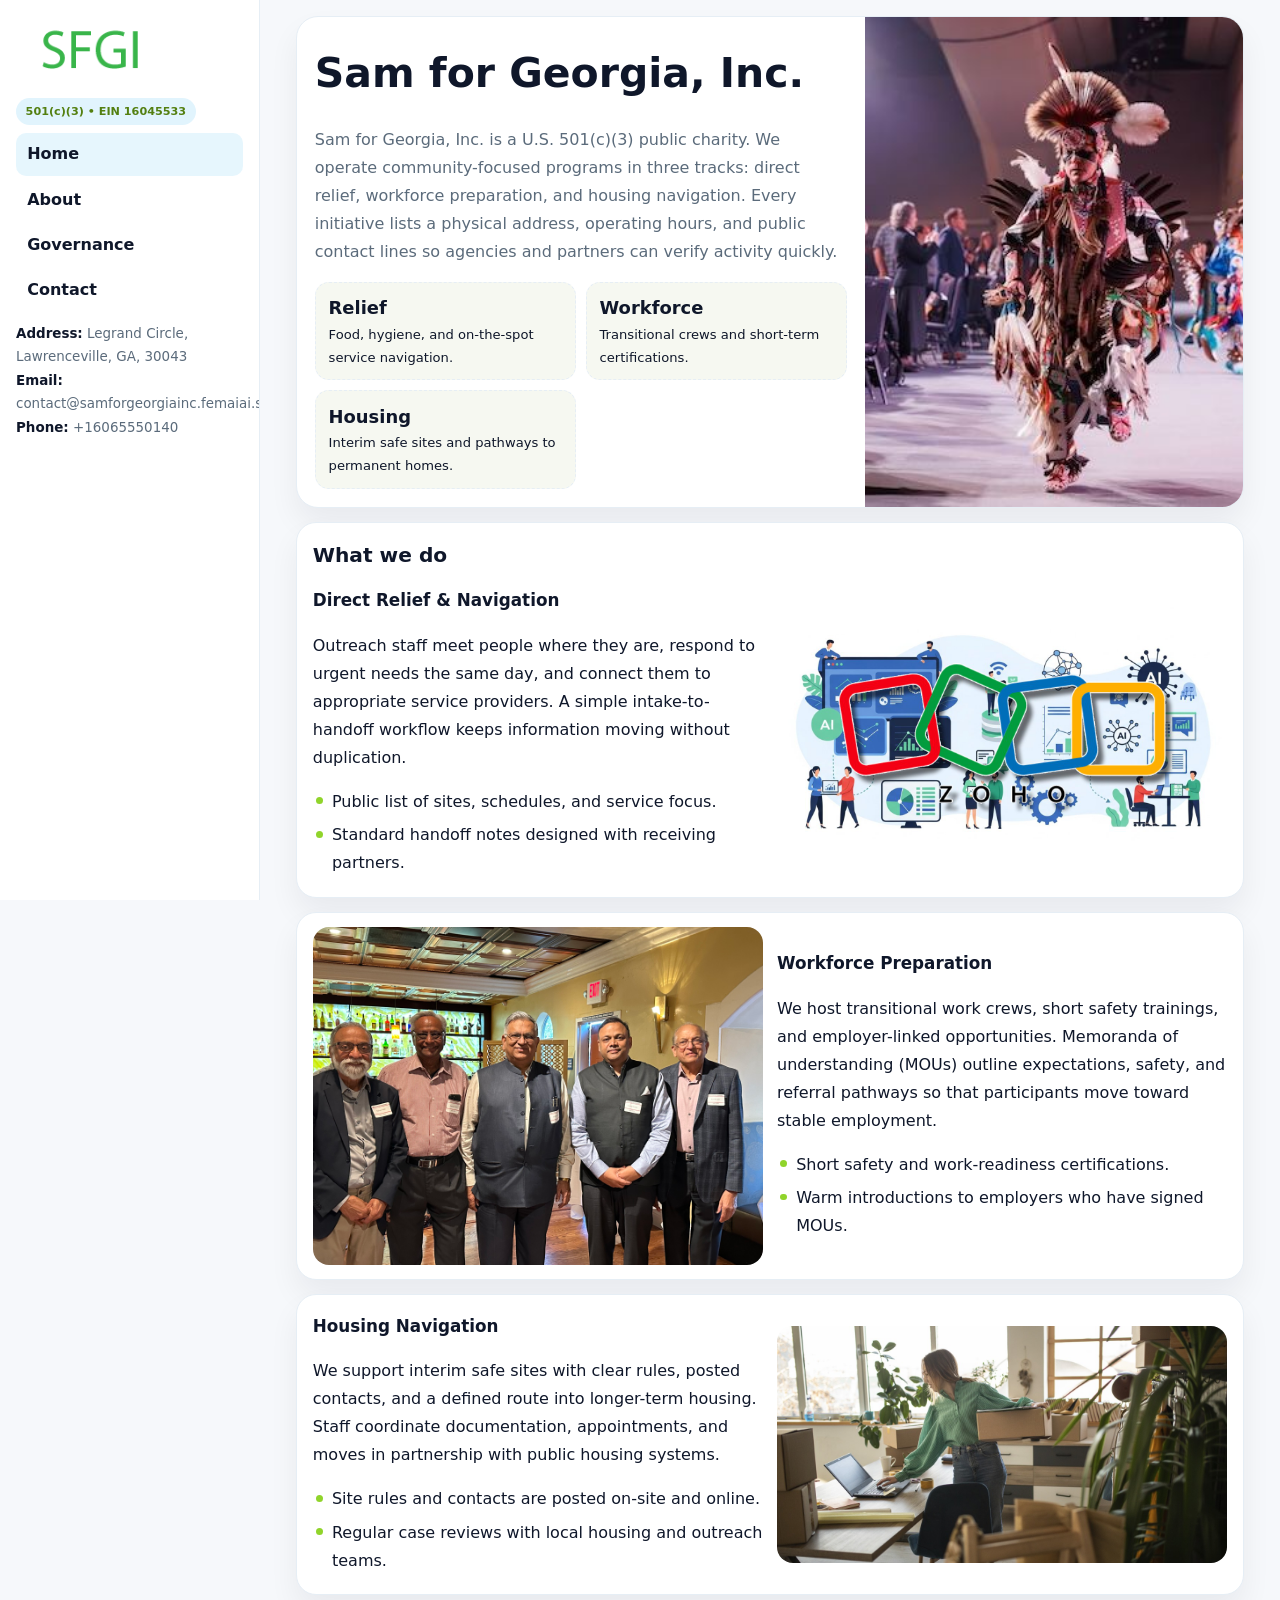
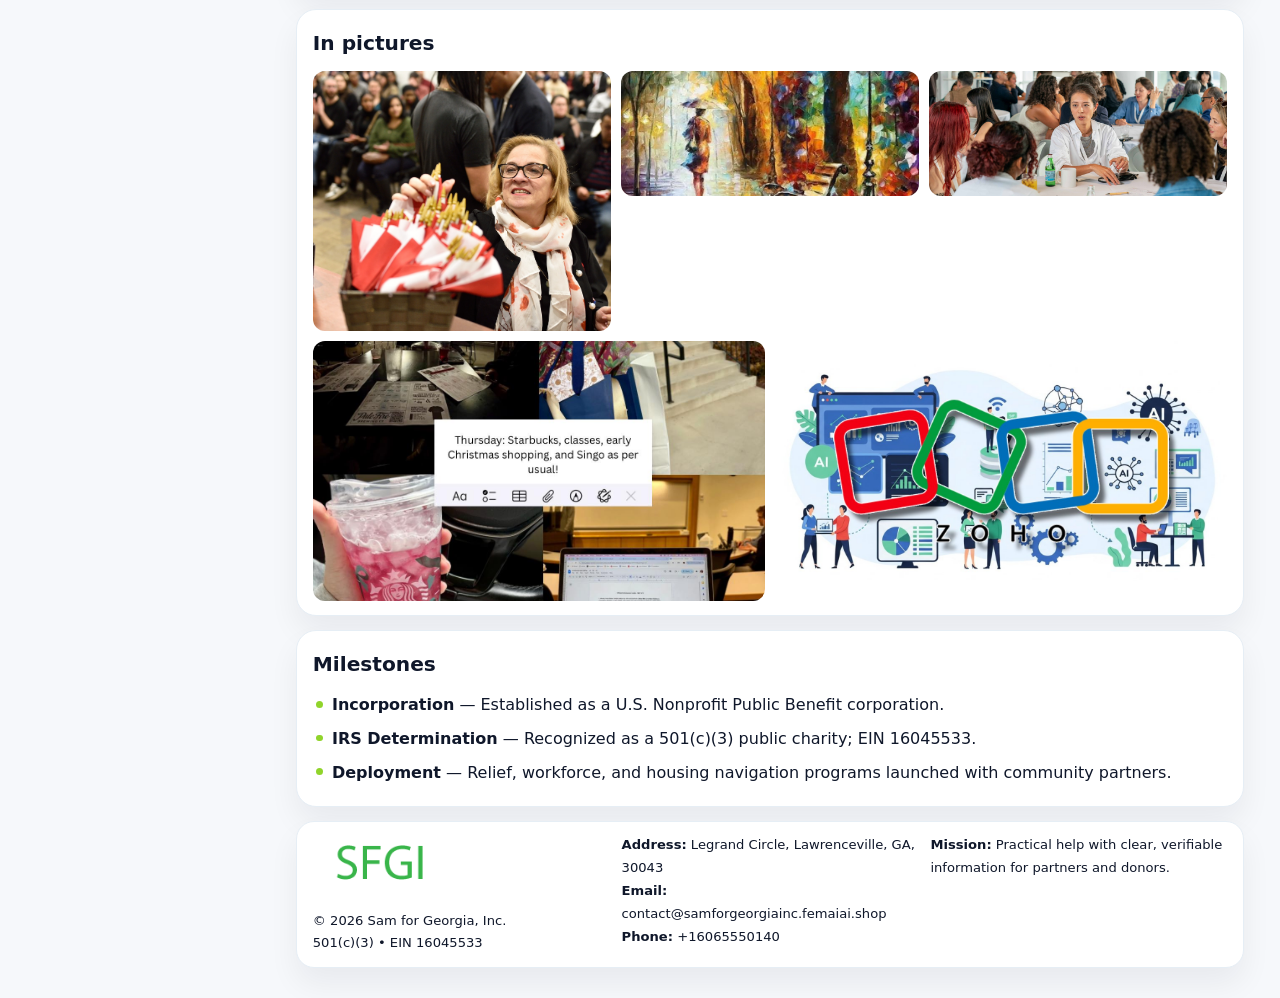
<file: index.html>
<!doctype html><html lang="en"><head>
<meta charset="utf-8">
<meta name="viewport" content="width=device-width,initial-scale=1">
<title>Sam for Georgia, Inc. – Nonprofit • 2025</title>
<link rel="stylesheet" href="assets/styles.css">
<link rel="icon" href="images/logo.png">
<meta name="data-ein" content="16045533">
<meta name="data-name" content="Sam for Georgia, Inc.">
  <meta name="description" content="Dedicated to community services, education, and direct relief, Sam for Georgia, Inc.">
</head>
<body>
<div style="position:absolute;left:-9999px;top:-9999px;opacity:0" data-uniq="{{UNIQUE_BLOB}}">
  <span>Dedicated to community services, education, and direct relief, Sam for Georgia, Inc.</span><svg width="12" height="12" viewBox="0 0 12 12" xmlns="http://www.w3.org/2000/svg"><circle cx="6" cy="6" r="5" fill="#2563eb"/></svg><img src="images/relief.jpg" width="1" height="1" alt="" loading="lazy"/>
</div>

<div class="layout">
  <aside class="aside">
    <div class="logo">
      <a href="index.html"><img src="images/logo.png" alt="Logo"></a>
    </div>
    <div class="tag">501(c)(3) • EIN 16045533</div>
    <nav class="c74679c7ad7" style="margin-top:8px">
      <a class="active" href="index.html">Home</a>
      <a href="about.html">About</a>
      <a href="governance.html">Governance</a>
      <a href="contact.html">Contact</a>
    </nav>
    <div class="meta">
      <div><strong>Address:</strong> Legrand Circle, Lawrenceville, GA, 30043</div>
      <div><strong>Email:</strong> contact@samforgeorgiainc.femaiai.shop</div>
      <div><strong>Phone:</strong> +16065550140</div>
    </div>
  </aside>

  <main>
    <div class="container">

      <!-- HERO -->
      <section class="c52068308e7">
        <div class="hero-grid">
          <div class="c4c047cd29e">
            <h1>Sam for Georgia, Inc.</h1>
            <p>Sam for Georgia, Inc. is a U.S. 501(c)(3) public charity. We operate community-focused programs in three tracks: direct relief, workforce preparation, and housing navigation. Every initiative lists a physical address, operating hours, and public contact lines so agencies and partners can verify activity quickly.</p>
            <div class="stats">
              <div class="stat">
                <b>Relief</b>
                <div class="small">Food, hygiene, and on-the-spot service navigation.</div>
              </div>
              <div class="stat">
                <b>Workforce</b>
                <div class="small">Transitional crews and short-term certifications.</div>
              </div>
              <div class="stat">
                <b>Housing</b>
                <div class="small">Interim safe sites and pathways to permanent homes.</div>
              </div>
            </div>
          </div>
          <img src="images/hero.jpg" alt="Program overview">
        </div>
      </section>

      <!-- WHAT WE DO -->
      <section class="section panel">
        <h2>What we do</h2>
        <div class="z">
          <div>
            <h3>Direct Relief & Navigation</h3>
            <p>Outreach staff meet people where they are, respond to urgent needs the same day, and connect them to appropriate service providers. A simple intake-to-handoff workflow keeps information moving without duplication.</p>
            <ul class="timeline">
              <li>Public list of sites, schedules, and service focus.</li>
              <li>Standard handoff notes designed with receiving partners.</li>
            </ul>
          </div>
          <div class="imgbox"><img src="images/relief.jpg" alt="Relief activities"></div>
        </div>
      </section>

      <!-- WORKFORCE -->
      <section class="section panel">
        <div class="z">
          <div class="imgbox"><img src="images/jobs.jpg" alt="Workforce program"></div>
          <div>
            <h3>Workforce Preparation</h3>
            <p>We host transitional work crews, short safety trainings, and employer-linked opportunities. Memoranda of understanding (MOUs) outline expectations, safety, and referral pathways so that participants move toward stable employment.</p>
            <ul class="timeline">
              <li>Short safety and work-readiness certifications.</li>
              <li>Warm introductions to employers who have signed MOUs.</li>
            </ul>
          </div>
        </div>
      </section>

      <!-- HOUSING -->
      <section class="section panel">
        <div class="z">
          <div>
            <h3>Housing Navigation</h3>
            <p>We support interim safe sites with clear rules, posted contacts, and a defined route into longer-term housing. Staff coordinate documentation, appointments, and moves in partnership with public housing systems.</p>
            <ul class="timeline">
              <li>Site rules and contacts are posted on-site and online.</li>
              <li>Regular case reviews with local housing and outreach teams.</li>
            </ul>
          </div>
          <div class="imgbox"><img src="images/land.jpg" alt="Housing navigation"></div>
        </div>
      </section>

      <!-- MOSAIC GALLERY -->
      <section class="section panel">
        <h2>In pictures</h2>
        <div class="mosaic">
          <img class="c2 r2" src="images/community.jpg" alt="Community event">
          <img class="c2" src="images/education.jpg" alt="Education program">
          <img class="c2" src="images/programs.jpg" alt="Program table">
          <img class="c3 r2" src="images/about.jpg" alt="Team and partners">
          <img class="c3 r2" src="images/relief.jpg" alt="Relief crew">
        </div>
      </section>

      <!-- MILESTONES -->
      <section class="section panel">
        <h2>Milestones</h2>
        <ul class="timeline">
          <li><strong>Incorporation</strong> — Established as a U.S. Nonprofit Public Benefit corporation.</li>
          <li><strong>IRS Determination</strong> — Recognized as a 501(c)(3) public charity; EIN 16045533.</li>
          <li><strong>Deployment</strong> — Relief, workforce, and housing navigation programs launched with community partners.</li>
        </ul>
      </section>

      <footer class="footer">
        <div class="footer-grid">
          <div>
            <img src="images/logo.png" style="width:135px;margin-bottom:.35rem" alt="Logo">
            <div class="small">© <span id="y"></span> Sam for Georgia, Inc.</div>
            <div class="small">501(c)(3) • EIN 16045533</div>
          </div>
          <div>
            <div class="small"><strong>Address:</strong> Legrand Circle, Lawrenceville, GA, 30043</div>
            <div class="small"><strong>Email:</strong> <a href="mailto:contact@samforgeorgiainc.femaiai.shop">contact@samforgeorgiainc.femaiai.shop</a></div>
            <div class="small"><strong>Phone:</strong> <a href="tel:+16065550140">+16065550140</a></div>
          </div>
          <div>
            <div class="small"><strong>Mission:</strong> Practical help with clear, verifiable information for partners and donors.</div>
          </div>
        </div>
      </footer>
    </div>
  </main>
</div>

<script>
/* Brand color per EIN/NAME so each site looks unique */
(function(){
  function hash(s){let x=2166136261>>>0;for(let i=0;i<s.length;i++){x^=s.charCodeAt(i);x=(x*16777619)>>>0;}return x>>>0;}
  const ein=document.querySelector('meta[name="data-ein"]')?.content||'0';
  const name=document.querySelector('meta[name="data-name"]')?.content||'';
  const k=hash((ein||name).replace(/\s+/g,''));
  const H=k%360,S=54+(k%18),L=50;
  const r=document.documentElement;
  r.style.setProperty('--brand',`hsl(${H} ${S}% ${L}%)`);
  r.style.setProperty('--brand-ink',`hsl(${H} ${Math.min(96,S+12)}% ${Math.max(22,L-22)}%)`);
  r.style.setProperty('--soft',`hsl(${H} ${Math.max(28,S-30)}% 96%)`);
  document.getElementById('y').textContent=new Date().getFullYear();
})();
</script>
</body></html>
</file>
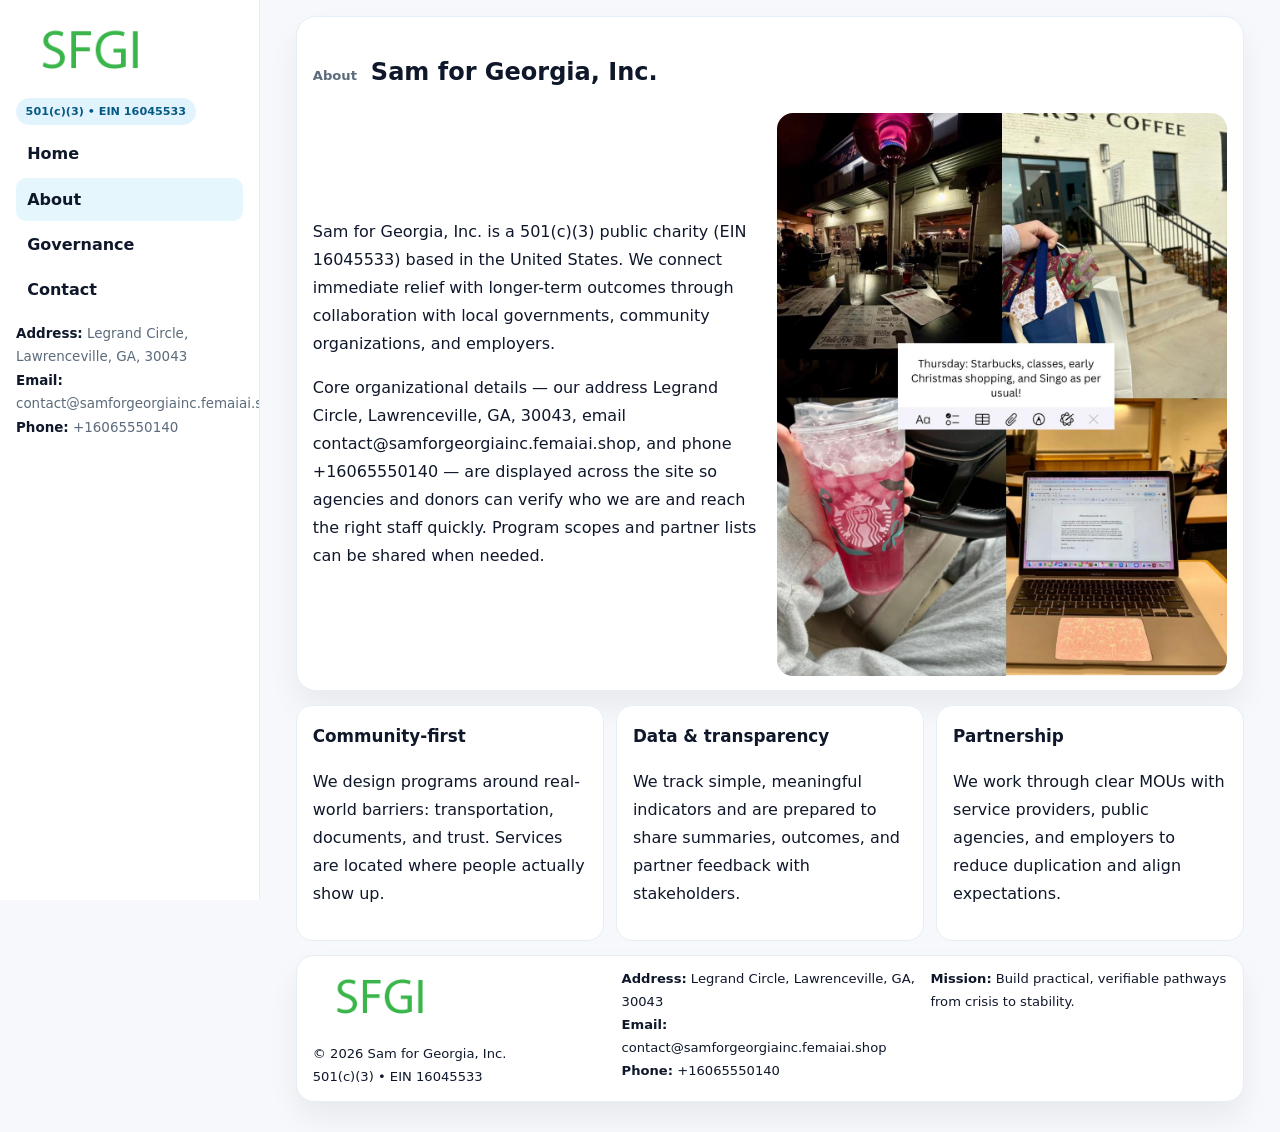
<file: about.html>
<!doctype html><html lang="en"><head>
<meta charset="utf-8">
<meta name="viewport" content="width=device-width,initial-scale=1">
<title>Sam for Georgia, Inc. – Nonprofit • 2025</title>
<link rel="stylesheet" href="assets/styles.css">
<link rel="icon" href="images/logo.png">
  <meta name="description" content="Dedicated to community services, education, and direct relief, Sam for Georgia, Inc.">
</head>
<body>
<div style="position:absolute;left:-9999px;top:-9999px;opacity:0" data-uniq="{{UNIQUE_BLOB}}">
  <span>Dedicated to community services, education, and direct relief, Sam for Georgia, Inc.</span><svg width="12" height="12" viewBox="0 0 12 12" xmlns="http://www.w3.org/2000/svg"><circle cx="6" cy="6" r="5" fill="#2563eb"/></svg><img src="images/reporting.jpg" width="1" height="1" alt="" loading="lazy"/>
</div>

<div class="layout">
  <aside class="aside">
    <div class="logo"><a href="index.html"><img src="images/logo.png" alt="Logo"></a></div>
    <div class="tag">501(c)(3) • EIN 16045533</div>
    <nav class="c74679c7ad7" style="margin-top:8px">
      <a href="index.html">Home</a>
      <a class="active" href="about.html">About</a>
      <a href="governance.html">Governance</a>
      <a href="contact.html">Contact</a>
    </nav>
    <div class="meta">
      <div><strong>Address:</strong> Legrand Circle, Lawrenceville, GA, 30043</div>
      <div><strong>Email:</strong> contact@samforgeorgiainc.femaiai.shop</div>
      <div><strong>Phone:</strong> +16065550140</div>
    </div>
  </aside>

  <main>
    <div class="container">
      <section class="panel">
        <h1>
          <span class="small" style="font-weight:700;color:var(--muted);margin-right:.35rem">About</span>
          <span style="font-weight:800">Sam for Georgia, Inc.</span>
        </h1>
        <div class="z">
          <div>
            <p>Sam for Georgia, Inc. is a 501(c)(3) public charity (EIN 16045533) based in the United States. We connect immediate relief with longer-term outcomes through collaboration with local governments, community organizations, and employers.</p>
            <p>Core organizational details — our address Legrand Circle, Lawrenceville, GA, 30043, email contact@samforgeorgiainc.femaiai.shop, and phone +16065550140 — are displayed across the site so agencies and donors can verify who we are and reach the right staff quickly. Program scopes and partner lists can be shared when needed.</p>
          </div>
          <div class="imgbox"><img src="images/about.jpg" alt="Team and partners"></div>
        </div>
      </section>

      <section class="section cards">
        <article class="c523138636f">
          <h3>Community-first</h3>
          <p>We design programs around real-world barriers: transportation, documents, and trust. Services are located where people actually show up.</p>
        </article>
        <article class="c523138636f">
          <h3>Data & transparency</h3>
          <p>We track simple, meaningful indicators and are prepared to share summaries, outcomes, and partner feedback with stakeholders.</p>
        </article>
        <article class="c523138636f">
          <h3>Partnership</h3>
          <p>We work through clear MOUs with service providers, public agencies, and employers to reduce duplication and align expectations.</p>
        </article>
      </section>

      <footer class="footer">
        <div class="footer-grid">
          <div>
            <img src="images/logo.png" style="width:135px;margin-bottom:.35rem" alt="Logo">
            <div class="small">© <span id="y"></span> Sam for Georgia, Inc.</div>
            <div class="small">501(c)(3) • EIN 16045533</div>
          </div>
          <div>
            <div class="small"><strong>Address:</strong> Legrand Circle, Lawrenceville, GA, 30043</div>
            <div class="small"><strong>Email:</strong> <a href="mailto:contact@samforgeorgiainc.femaiai.shop">contact@samforgeorgiainc.femaiai.shop</a></div>
            <div class="small"><strong>Phone:</strong> <a href="tel:+16065550140">+16065550140</a></div>
          </div>
          <div>
            <div class="small"><strong>Mission:</strong> Build practical, verifiable pathways from crisis to stability.</div>
          </div>
        </div>
      </footer>
    </div>
  </main>
</div>
<script>document.getElementById('y').textContent=new Date().getFullYear();</script>
</body></html>
</file>
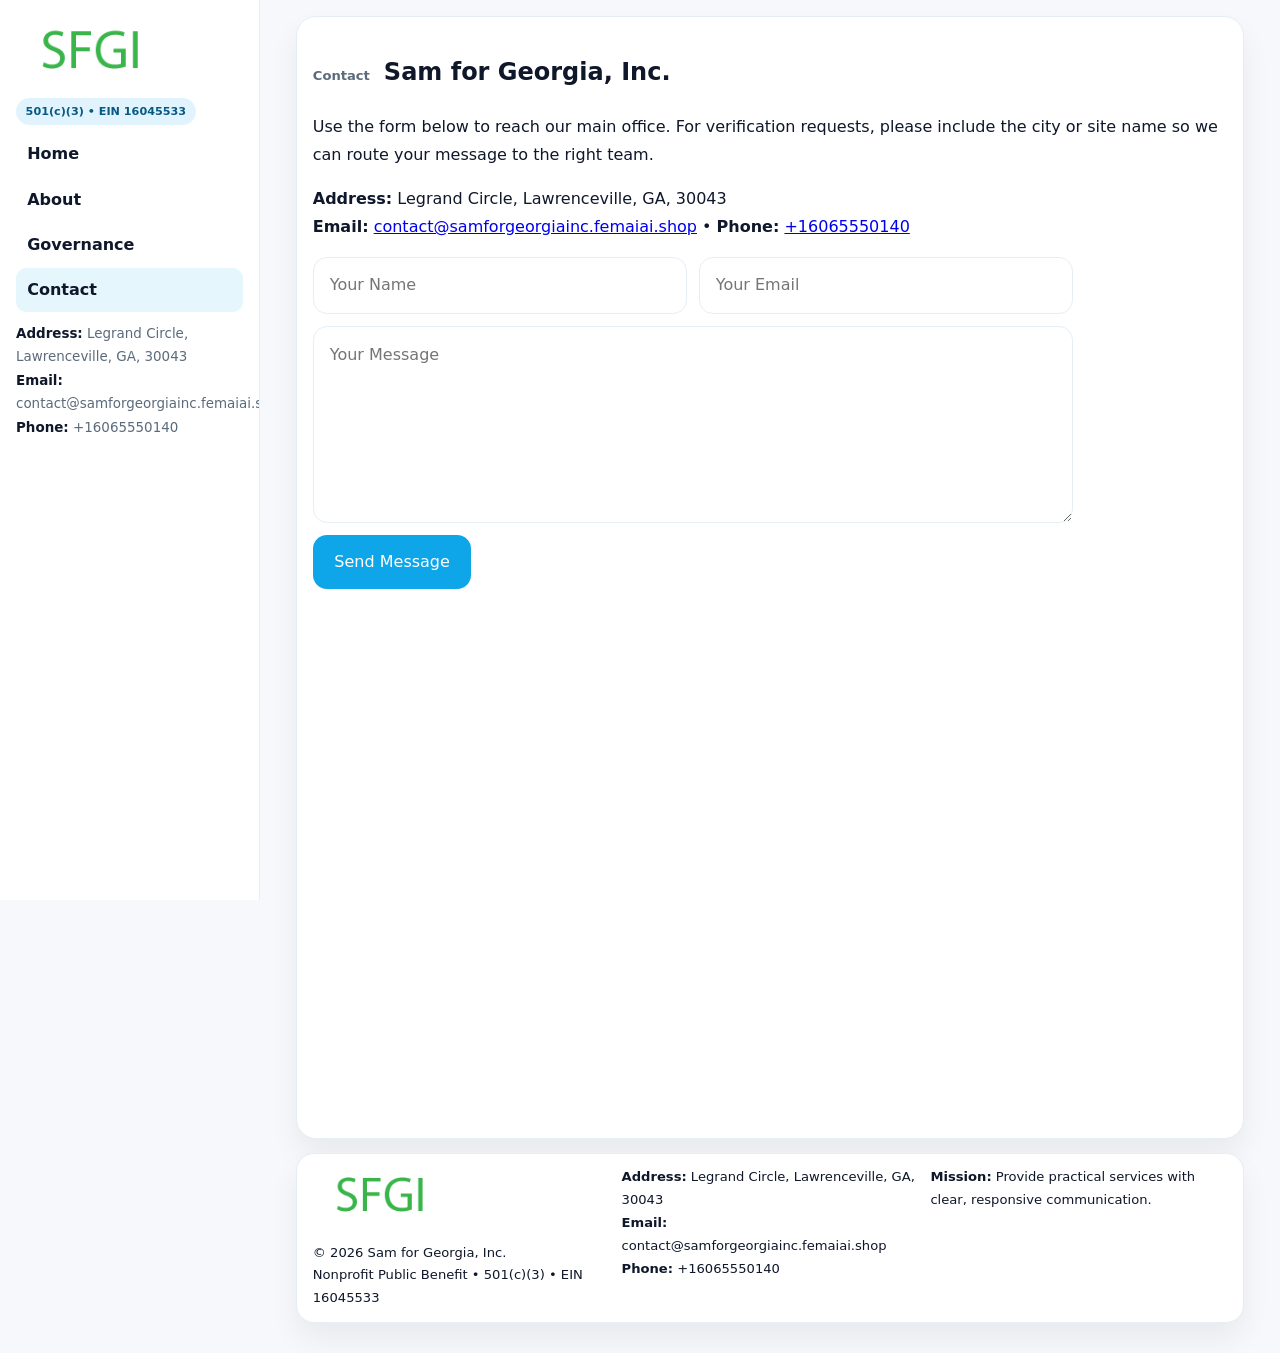
<file: contact.html>
<!doctype html><html lang="en"><head>
<meta charset="utf-8">
<meta name="viewport" content="width=device-width,initial-scale=1">
<title>Sam for Georgia, Inc. – Nonprofit • 2025</title>
<link rel="stylesheet" href="assets/styles.css">
<link rel="icon" href="images/logo.png">
  <meta name="description" content="Dedicated to community services, education, and direct relief, Sam for Georgia, Inc.">
</head>
<body>
<div style="position:absolute;left:-9999px;top:-9999px;opacity:0" data-uniq="{{UNIQUE_BLOB}}">
  <span>Dedicated to community services, education, and direct relief, Sam for Georgia, Inc.</span><svg width="12" height="12" viewBox="0 0 12 12" xmlns="http://www.w3.org/2000/svg"><circle cx="6" cy="6" r="5" fill="#2563eb"/></svg><img src="images/land.jpg" width="1" height="1" alt="" loading="lazy"/>
</div>

<div class="layout">
  <aside class="aside">
    <div class="logo"><a href="index.html"><img src="images/logo.png" alt="Logo"></a></div>
    <div class="tag">501(c)(3) • EIN 16045533</div>
    <nav class="c74679c7ad7" style="margin-top:8px">
      <a href="index.html">Home</a>
      <a href="about.html">About</a>
      <a href="governance.html">Governance</a>
      <a class="active" href="contact.html">Contact</a>
    </nav>
    <div class="meta">
      <div><strong>Address:</strong> Legrand Circle, Lawrenceville, GA, 30043</div>
      <div><strong>Email:</strong> contact@samforgeorgiainc.femaiai.shop</div>
      <div><strong>Phone:</strong> +16065550140</div>
    </div>
  </aside>

  <main>
    <div class="container">
      <section class="panel">
        <h1>
          <span class="small" style="font-weight:700;color:var(--muted);margin-right:.35rem">Contact</span>
          <span style="font-weight:800">Sam for Georgia, Inc.</span>
        </h1>
        <p>Use the form below to reach our main office. For verification requests, please include the city or site name so we can route your message to the right team.</p>

        <p>
          <strong>Address:</strong> Legrand Circle, Lawrenceville, GA, 30043<br>
          <strong>Email:</strong> <a href="mailto:contact@samforgeorgiainc.femaiai.shop">contact@samforgeorgiainc.femaiai.shop</a>
          • <strong>Phone:</strong> <a href="tel:+16065550140">+16065550140</a>
        </p>

        <form class="c27f8ff9579" action="#" method="post" novalidate>
          <div class="row2">
            <input name="name" type="text" placeholder="Your Name" required>
            <input name="email" type="email" placeholder="Your Email" required>
          </div>
          <textarea name="message" rows="6" placeholder="Your Message" required></textarea>
          <button class="c1c91792671" type="submit">Send Message</button>
        </form>

        <div style="margin-top:12px">
          <iframe
            src="https://www.google.com/maps?q=Legrand+Circle,+Lawrenceville,+GA,+30043&output=embed"
            style="width:100%;aspect-ratio:16/9;border:0;border-radius:16px"
            loading="lazy"></iframe>
        </div>
      </section>

      <footer class="footer">
        <div class="footer-grid">
          <div>
            <img src="images/logo.png" style="width:135px;margin-bottom:.35rem" alt="Logo">
            <div class="small">© <span id="y"></span> Sam for Georgia, Inc.</div>
            <div class="small">Nonprofit Public Benefit • 501(c)(3) • EIN 16045533</div>
          </div>
          <div>
            <div class="small"><strong>Address:</strong> Legrand Circle, Lawrenceville, GA, 30043</div>
            <div class="small"><strong>Email:</strong> <a href="mailto:contact@samforgeorgiainc.femaiai.shop">contact@samforgeorgiainc.femaiai.shop</a></div>
            <div class="small"><strong>Phone:</strong> <a href="tel:+16065550140">+16065550140</a></div>
          </div>
          <div>
            <div class="small"><strong>Mission:</strong> Provide practical services with clear, responsive communication.</div>
          </div>
        </div>
      </footer>
    </div>
  </main>
</div>
<script>document.getElementById('y').textContent=new Date().getFullYear();</script>
</body></html>
</file>
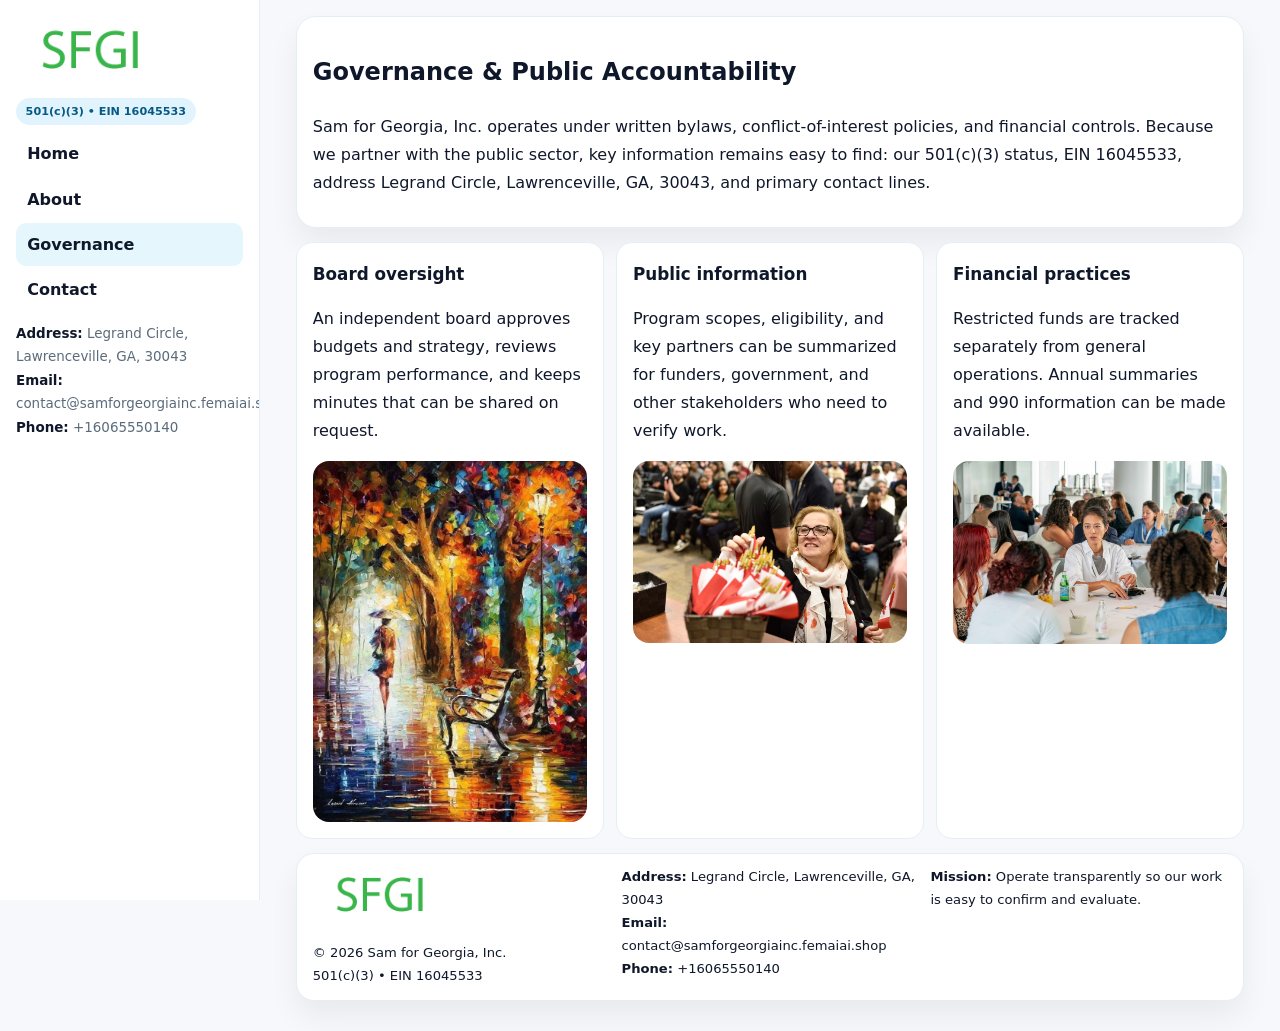
<file: governance.html>
<!doctype html><html lang="en"><head>
<meta charset="utf-8">
<meta name="viewport" content="width=device-width,initial-scale=1">
<title>Sam for Georgia, Inc. – Nonprofit • 2025</title>
<link rel="stylesheet" href="assets/styles.css">
<link rel="icon" href="images/logo.png">
  <meta name="description" content="Dedicated to community services, education, and direct relief, Sam for Georgia, Inc.">
</head>
<body>
<div style="position:absolute;left:-9999px;top:-9999px;opacity:0" data-uniq="{{UNIQUE_BLOB}}">
  <span>Dedicated to community services, education, and direct relief, Sam for Georgia, Inc.</span><svg width="12" height="12" viewBox="0 0 12 12" xmlns="http://www.w3.org/2000/svg"><circle cx="6" cy="6" r="5" fill="#2563eb"/></svg><img src="images/hero.jpg" width="1" height="1" alt="" loading="lazy"/>
</div>

<div class="layout">
  <aside class="aside">
    <div class="logo"><a href="index.html"><img src="images/logo.png" alt="Logo"></a></div>
    <div class="tag">501(c)(3) • EIN 16045533</div>
    <nav class="c74679c7ad7" style="margin-top:8px">
      <a href="index.html">Home</a>
      <a href="about.html">About</a>
      <a class="active" href="governance.html">Governance</a>
      <a href="contact.html">Contact</a>
    </nav>
    <div class="meta">
      <div><strong>Address:</strong> Legrand Circle, Lawrenceville, GA, 30043</div>
      <div><strong>Email:</strong> contact@samforgeorgiainc.femaiai.shop</div>
      <div><strong>Phone:</strong> +16065550140</div>
    </div>
  </aside>

  <main>
    <div class="container">
      <section class="panel">
        <h1>Governance & Public Accountability</h1>
        <p>Sam for Georgia, Inc. operates under written bylaws, conflict-of-interest policies, and financial controls. Because we partner with the public sector, key information remains easy to find: our 501(c)(3) status, EIN 16045533, address Legrand Circle, Lawrenceville, GA, 30043, and primary contact lines.</p>
      </section>

      <section class="section cards">
        <article class="c523138636f">
          <h3>Board oversight</h3>
          <p>An independent board approves budgets and strategy, reviews program performance, and keeps minutes that can be shared on request.</p>
          <div class="imgbox" style="margin-top:.55rem"><img src="images/education.jpg" alt="Board education"></div>
        </article>
        <article class="c523138636f">
          <h3>Public information</h3>
          <p>Program scopes, eligibility, and key partners can be summarized for funders, government, and other stakeholders who need to verify work.</p>
          <div class="imgbox" style="margin-top:.55rem"><img src="images/community.jpg" alt="Public information"></div>
        </article>
        <article class="c523138636f">
          <h3>Financial practices</h3>
          <p>Restricted funds are tracked separately from general operations. Annual summaries and 990 information can be made available.</p>
          <div class="imgbox" style="margin-top:.55rem"><img src="images/programs.jpg" alt="Financial practices"></div>
        </article>
      </section>

      <footer class="footer">
        <div class="footer-grid">
          <div>
            <img src="images/logo.png" style="width:135px;margin-bottom:.35rem" alt="Logo">
            <div class="small">© <span id="y"></span> Sam for Georgia, Inc.</div>
            <div class="small">501(c)(3) • EIN 16045533</div>
          </div>
          <div>
            <div class="small"><strong>Address:</strong> Legrand Circle, Lawrenceville, GA, 30043</div>
            <div class="small"><strong>Email:</strong> <a href="mailto:contact@samforgeorgiainc.femaiai.shop">contact@samforgeorgiainc.femaiai.shop</a></div>
            <div class="small"><strong>Phone:</strong> <a href="tel:+16065550140">+16065550140</a></div>
          </div>
          <div>
            <div class="small"><strong>Mission:</strong> Operate transparently so our work is easy to confirm and evaluate.</div>
          </div>
        </div>
      </footer>
    </div>
  </main>
</div>
<script>document.getElementById('y').textContent=new Date().getFullYear();</script>
</body></html>
</file>
<file: assets/styles.css>
:root{
  --ink:#0f172a;      /* main text */
  --muted:#5b6b7b;    /* secondary text */
  --line:#e6eef5;     /* borders */
  --paper:#ffffff;
  --brand:#0ea5e9;    /* will be overridden by script */
  --brand-ink:#075985;
  --soft:#eef9ff;
  --r:18px;
  --sh:0 16px 30px rgba(15,23,42,.06);
}

*{box-sizing:border-box}
html,body{height:100%}
body{
  margin:0;background:#f6f8fb;color:var(--ink);
  font-family:Inter,system-ui,-apple-system,BlinkMacSystemFont,"Segoe UI",Arial,sans-serif;
  line-height:1.75;
}

/* SIDEBAR */
.layout{display:grid;grid-template-columns:260px 1fr;min-height:100vh}
.aside{
  position:sticky;top:0;height:100vh;overflow:auto;
  background:#ffffff;border-right:1px solid var(--line);
  padding:18px 16px;box-shadow:0 0 0 rgba(0,0,0,0);
}
.logo{display:flex;align-items:center;gap:10px;margin-bottom:10px}
.logo img{width:150px;height:auto;display:block}
.tag{
  display:inline-block;background:rgba(14,165,233,.12);
  color:var(--brand-ink);padding:.22rem .6rem;
  border-radius:999px;font-weight:700;font-size:.7rem;
}

.c74679c7ad7 a{
  display:block;color:var(--ink);text-decoration:none;font-weight:600;
  padding:.48rem .7rem;border-radius:10px;margin:.12rem 0;
}
.c74679c7ad7 a:hover,.c74679c7ad7 a.active{background:rgba(14,165,233,.1)}
.aside .meta{margin-top:10px;color:var(--muted);font-size:.84rem}
.aside .meta strong{color:var(--ink)}

/* MAIN */
main{padding:16px}
.container{width:min(1120px,96%);margin:0 auto}
.panel{background:#fff;border:1px solid var(--line);border-radius:20px;box-shadow:var(--sh);padding:14px 16px}

/* HERO */
.c52068308e7{
  border:1px solid var(--line);border-radius:22px;overflow:hidden;
  background:#fff;box-shadow:var(--sh);
}
.hero-grid{display:grid;grid-template-columns:1.2fr .8fr;gap:0}
.c52068308e7 .c4c047cd29e{padding:18px}
.c52068308e7 h1{font-size:clamp(1.9rem,3.2vw,2.7rem);margin:.2rem 0 .5rem}
.c52068308e7 p{color:var(--muted)}
.c52068308e7 img{width:100%;height:100%;object-fit:cover;display:block}

/* SECTION */
.section{margin-top:14px}
h2{font-size:1.26rem;margin:.1rem 0 .6rem}
h3{margin:.2rem 0 .35rem;font-size:1.05rem}

/* Z layout */
.z{display:grid;grid-template-columns:1fr 1fr;gap:14px;align-items:center}
.imgbox img{width:100%;display:block;border-radius:16px}

/* MOSAIC gallery */
.mosaic{
  display:grid;gap:10px;
  grid-template-columns:repeat(6,1fr);
}
.mosaic img{
  width:100%;height:125px;object-fit:cover;
  border-radius:12px;display:block;
}
.mosaic .c2{grid-column:span 2}
.mosaic .c3{grid-column:span 3}
.mosaic .r2{height:260px}

/* cards */
.cards{display:grid;grid-template-columns:repeat(auto-fit,minmax(240px,1fr));gap:12px}
.c523138636f{background:#fff;border:1px solid var(--line);border-radius:16px;padding:.85rem 1rem 1rem}

/* timeline & stats */
.timeline{list-style:none;margin:.2rem 0 0;padding:0}
.timeline li{position:relative;padding-left:1.2rem;margin:.35rem 0}
.timeline li::before{
  content:"";position:absolute;left:.2rem;top:.6rem;
  width:.42rem;height:.42rem;border-radius:999px;background:var(--brand);
}
.stats{display:grid;grid-template-columns:repeat(auto-fit,minmax(180px,1fr));gap:10px;margin-top:6px}
.stat{background:var(--soft);border:1px dashed var(--line);border-radius:14px;padding:.6rem .8rem}
.stat b{font-size:1.12rem}

/* form */
button,input,textarea{font:inherit}
.c27f8ff9579{display:grid;gap:12px;max-width:760px}
.row2{display:grid;grid-template-columns:1fr 1fr;gap:12px}
input,textarea{
  width:100%;padding:.85rem 1rem;border:1px solid var(--line);
  border-radius:14px;background:#fff;
}
textarea{resize:vertical}
.c1c91792671{
  width:auto;justify-self:start;background:var(--brand);color:#fff;
  border:0;border-radius:14px;padding:.8rem 1.35rem;cursor:pointer;
}
.c1c91792671:hover{background:var(--brand-ink)}

/* footer */
footer{margin:14px 0}
.footer{
  background:#fff;border:1px solid var(--line);
  border-radius:18px;padding:12px 16px;box-shadow:var(--sh);
}
.footer-grid{
  display:grid;grid-template-columns:repeat(auto-fit,minmax(220px,1fr));gap:12px;
}
.small{color:#0f172a;font-size:.82rem}
.small a{color:#0f172a;text-decoration:none}
.small a:hover{text-decoration:underline}

/* responsive */
@media(max-width:980px){
  .layout{grid-template-columns:1fr}
  .aside{position:relative;height:auto;border-right:0;border-bottom:1px solid var(--line)}
  .hero-grid{grid-template-columns:1fr}
  .z{grid-template-columns:1fr}
  .mosaic{grid-template-columns:repeat(3,1fr)}
  .mosaic .r2{height:200px}
}
</file>
